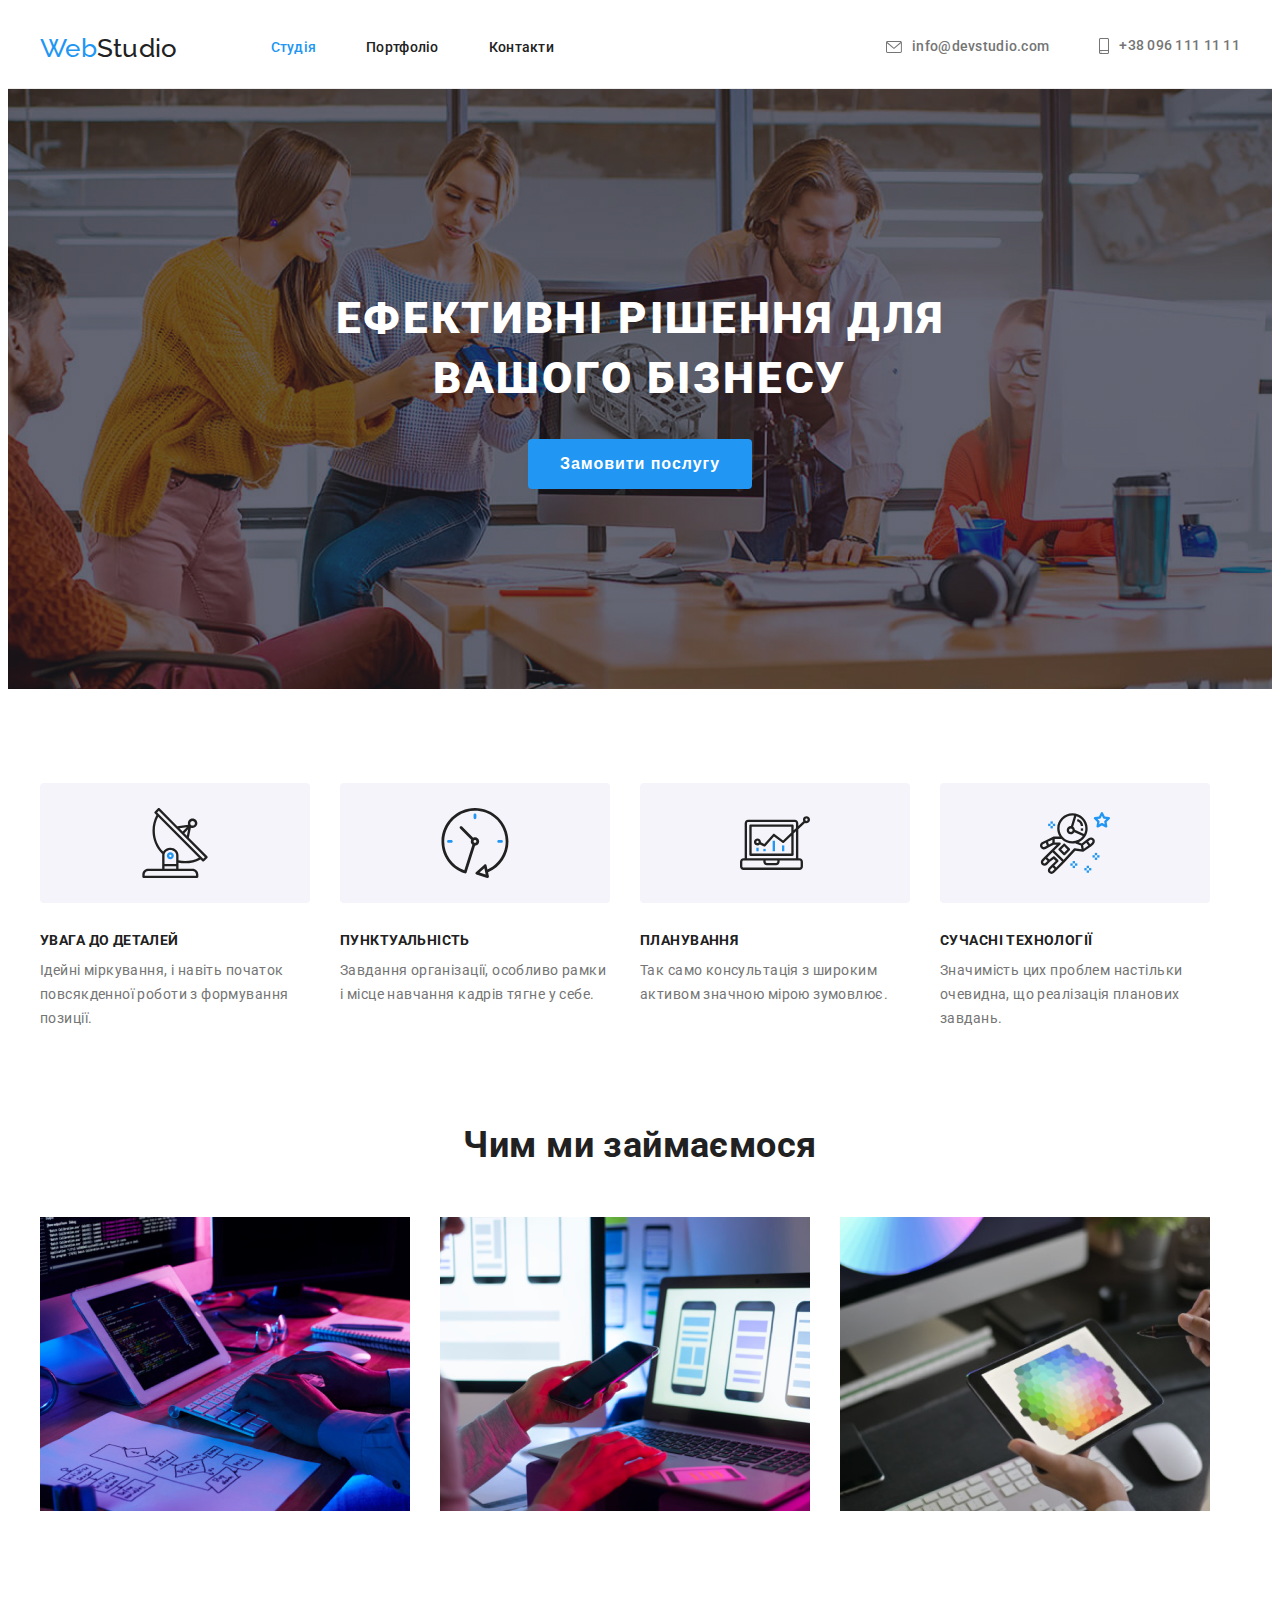
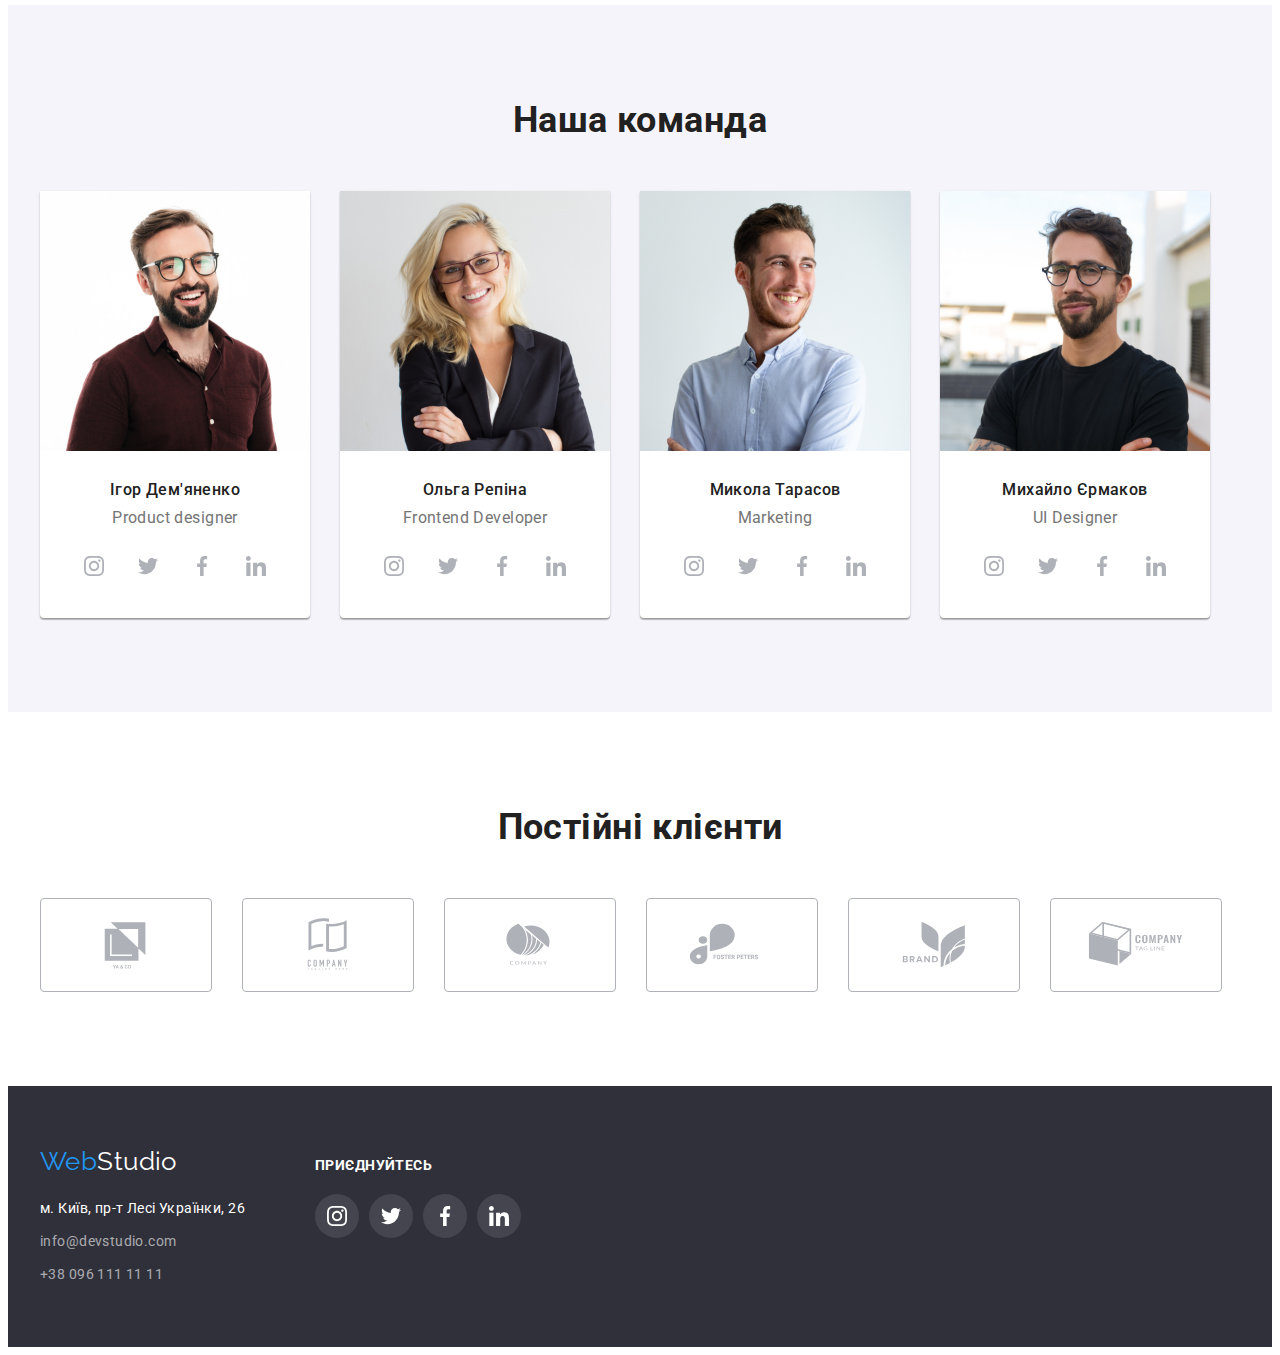
<file: index.html>
<!DOCTYPE html>
<html lang="uk">

<head>
  <meta charset="UTF-8" />
  <meta http-equiv="X-UA-Compatible" content="IE=edge" />
  <meta name="viewport" content="width=device-width, initial-scale=1.0" />
  <title>Студія</title>
  <!-- шрифти -->
  <link rel="preconnect" href="https://fonts.googleapis.com" />
  <link rel="preconnect" href="https://fonts.gstatic.com" crossorigin />
  <link href="https://fonts.googleapis.com/css2?family=Raleway:wght@700&family=Roboto:wght@400;500;700;900&display=swap"
    rel="stylesheet" />
  <!-- Нормалайз -->
  <link rel="stylesheet" href="https://cdnjs.cloudflare.com/ajax/libs/modern-normalize/1.1.0/modern-normalize.min.css"
    integrity="sha512-wpPYUAdjBVSE4KJnH1VR1HeZfpl1ub8YT/NKx4PuQ5NmX2tKuGu6U/JRp5y+Y8XG2tV+wKQpNHVUX03MfMFn9Q=="
    crossorigin="anonymous" referrerpolicy="no-referrer">

  <!-- стилі -->
  <link rel="stylesheet" href="./css/styles.css" />
</head>

<body>
  <!--хедер-->
  <header class="page-header">
    <div class="container">
      <nav class="nav">
        <a class="link logo" href="./index.html"><span class="accent-logo">Web</span>Studio</a>

        <ul class="list nav-list">
          <li class="item"><a class="link nav-link current" href="./index.html">Студія</a></li>
          <li class="item"><a class="link nav-link" href="./portfolio.html">Портфоліо</a></li>
          <li class="item"><a class="link nav-link" href="#contacts">Контакти</a></li>
        </ul>
      </nav>

      <ul class="contacts-header list">
        <li class="item">
          <a class="link" href="mailto:info@devstudio.com">
            <svg class="header-icon" width="16" height="12">
              <use href="./images/icons.svg#icon-envelope"></use>
            </svg>
            info@devstudio.com</a>
        </li>
        <li class="item"><a class="link" href="tel:+380961111111">
            <svg class="header-icon" width="10" height="16">
              <use href="./images/icons.svg#icon-smartphone"></use>
            </svg>
            +38 096 111 11 11</a></li>
      </ul>
    </div>
  </header>

  <!--Унікальний контент сторінки-->
  <main>
    <!--Герой-->
    <section class="section hero">
      <div class="container">
        <h1 class="main-title">Ефективні рішення для вашого бізнесу</h1>
        <button class="btn hero-btn" type="button">Замовити послугу</button>
      </div>
    </section>

    <!--Переваги компанії-->
    <section class="section features">
      <div class="container">
        <!--Початок прихованого заголовку -->
        <h2 class="visually-hidden">Переваги компанії</h2>
        <!-- Кінець прихованого заголовку -->

        <ul class="list features-list">
          <li class="item features-item">
            <div class="features-icon-block">
              <svg class="features-icon" width="70" height="70px">
                <use href="./images/icons.svg#icon-antenna"></use>
              </svg>
            </div>
            <h3 class="features-title">УВАГА ДО ДЕТАЛЕЙ</h3>
            <p class="features-description">
              Ідейні міркування, і навіть початок повсякденної роботи з формування позиції.
            </p>
          </li>

          <li class="item features-item">
            <div class="features-icon-block">
              <svg class="features-icon" width="70" height="70px">
                <use href="./images/icons.svg#icon-clock"></use>
              </svg>
            </div>
            <h3 class="features-title">ПУНКТУАЛЬНІСТЬ</h3>
            <p class="features-description">
              Завдання організації, особливо рамки і місце навчання кадрів тягне у себе.
            </p>
          </li>

          <li class="item features-item">
            <div class="features-icon-block">
              <svg class="features-icon" width="70" height="70px">
                <use href="./images/icons.svg#icon-diagram"></use>
              </svg>
            </div>
            <h3 class="features-title">ПЛАНУВАННЯ</h3>
            <p class="features-description">
              Так само консультація з широким активом значною мірою зумовлює.
            </p>
          </li>

          <li class="item features-item">
            <div class="features-icon-block">
              <svg class="features-icon" width="70" height="70px">
                <use href="./images/icons.svg#icon-astronaut"></use>
              </svg>
            </div>
            <h3 class="features-title">СУЧАСНІ ТЕХНОЛОГІЇ</h3>
            <p class="features-description">
              Значимість цих проблем настільки очевидна, що реалізація планових завдань.
            </p>
          </li>
        </ul>
      </div>
    </section>

    <!--Чим ми займаємося-->
    <section class="section activity">
      <div class="container">
        <h2 class="section-title">Чим ми займаємося</h2>

        <ul class="list activity-list">
          <li class="item activity-item">
            <img class="img" src="./images/work/programming.jpg" alt="Розробка сайтів" width="370" height="294" />
          </li>
          <li class="item activity-item">
            <img class="img" src="./images/work/adaptation.jpg" alt="Адаптація сайтів під гаджети" width="370"
              height="294" />
          </li>
          <li class="item activity-item">
            <img class="img" src="./images/work/stylisation.jpg" alt="Стилізація сайтів" width="370" height="294" />
          </li>
        </ul>
      </div>
    </section>

    <!--Команда-->
    <section class="section team">
      <div class="container">
        <h2 class="section-title">Наша команда</h2>

        <ul class="list team-list">
          <li class="item team-item">
            <img class="img" src="./images/team/product-designer.jpg" alt="Ігор Дем'яненко - Product designer"
              width="270" height="260" />
            <div class="team-item-content">
              <h3 class="team-name">Ігор Дем'яненко</h3>
              <p class="team-position">Product designer</p>

              <ul class="list socials-list">
                <li class="item socials-list-item">
                  <a class="link" href="https://www.instagram.com/" target="_blank" rel="noopener noreferrer">
                    <svg class="socials-icon" width="20" height="20">
                      <use href="./images/icons.svg#icon-instagram"></use>
                    </svg>
                  </a>
                </li>
                <li class="item socials-list-item">
                  <a class="link" href="https://www.twitter.com/" target="_blank" rel="noopener noreferrer">
                    <svg class="socials-icon" width="20" height="20">
                      <use href="./images/icons.svg#icon-twitter"></use>
                    </svg>
                  </a>
                </li>
                <li class="item socials-list-item">
                  <a class="link" href="https://www.facebook.com/" target="_blank" rel="noopener noreferrer">
                    <svg class="socials-icon" width="20" height="20">
                      <use href="./images/icons.svg#icon-facebook"></use>
                    </svg>
                  </a>
                </li>
                <li class="item socials-list-item">
                  <a class="link" href="https://www.linkedin.com/" target="_blank" rel="noopener noreferrer">
                    <svg class="socials-icon" width="20" height="20">
                      <use href="./images/icons.svg#icon-linkedin"></use>
                    </svg>
                  </a>
                </li>
              </ul>

            </div>
          </li>
          <li class="item team-item">
            <img class="img" src="./images/team/frontend.jpg" alt="Ольга Репіна" width="270" height="260" />
            <div class="team-item-content">
              <h3 class="team-name">Ольга Репіна</h3>
              <p class="team-position">Frontend Developer</p>

              <ul class="list socials-list">
                <li class="item socials-list-item">
                  <a class="link" href="https://www.instagram.com/" target="_blank" rel="noopener noreferrer">
                    <svg class="socials-icon" width="20" height="20">
                      <use href="./images/icons.svg#icon-instagram"></use>
                    </svg>
                  </a>
                </li>
                <li class="item socials-list-item">
                  <a class="link" href="https://www.twitter.com/" target="_blank" rel="noopener noreferrer">
                    <svg class="socials-icon" width="20" height="20">
                      <use href="./images/icons.svg#icon-twitter"></use>
                    </svg>
                  </a>
                </li>
                <li class="item socials-list-item">
                  <a class="link" href="https://www.facebook.com/" target="_blank" rel="noopener noreferrer">
                    <svg class="socials-icon" width="20" height="20">
                      <use href="./images/icons.svg#icon-facebook"></use>
                    </svg>
                  </a>
                </li>
                <li class="item socials-list-item">
                  <a class="link" href="https://www.linkedin.com/" target="_blank" rel="noopener noreferrer">
                    <svg class="socials-icon" width="20" height="20">
                      <use href="./images/icons.svg#icon-linkedin"></use>
                    </svg>
                  </a>
                </li>
              </ul>

            </div>
          </li>
          <li class="item team-item">
            <img class="img" src="./images/team/marketing.jpg" alt="Микола Тарасов" width="270" height="260" />
            <div class="team-item-content">
              <h3 class="team-name">Микола Тарасов</h3>
              <p class="team-position">Marketing</p>
              <ul class="list socials-list">
                <li class="item socials-list-item">
                  <a class="link" href="https://www.instagram.com/" target="_blank" rel="noopener noreferrer">
                    <svg class="socials-icon" width="20" height="20">
                      <use href="./images/icons.svg#icon-instagram"></use>
                    </svg>
                  </a>
                </li>
                <li class="item socials-list-item">
                  <a class="link" href="https://www.twitter.com/" target="_blank" rel="noopener noreferrer">
                    <svg class="socials-icon" width="20" height="20">
                      <use href="./images/icons.svg#icon-twitter"></use>
                    </svg>
                  </a>
                </li>
                <li class="item socials-list-item">
                  <a class="link" href="https://www.facebook.com/" target="_blank" rel="noopener noreferrer">
                    <svg class="socials-icon" width="20" height="20">
                      <use href="./images/icons.svg#icon-facebook"></use>
                    </svg>
                  </a>
                </li>
                <li class="item socials-list-item">
                  <a class="link" href="https://www.linkedin.com/" target="_blank" rel="noopener noreferrer">
                    <svg class="socials-icon" width="20" height="20">
                      <use href="./images/icons.svg#icon-linkedin"></use>
                    </svg>
                  </a>
                </li>
              </ul>
            </div>
          </li>
          <li class="item team-item">
            <img class="img" src="./images/team/ui-designer.jpg" alt="Михайло Єрмаков" width="270" height="260" />
            <div class="team-item-content">
              <h3 class="team-name">Михайло Єрмаков</h3>
              <p class="team-position">UI Designer</p>
              <ul class="list socials-list">
                <li class="item socials-list-item">
                  <a class="link" href="https://www.instagram.com/" target="_blank" rel="noopener noreferrer">
                    <svg class="socials-icon" width="20" height="20">
                      <use href="./images/icons.svg#icon-instagram"></use>
                    </svg>
                  </a>
                </li>
                <li class="item socials-list-item">
                  <a class="link" href="https://www.twitter.com/" target="_blank" rel="noopener noreferrer">
                    <svg class="socials-icon" width="20" height="20">
                      <use href="./images/icons.svg#icon-twitter"></use>
                    </svg>
                  </a>
                </li>
                <li class="item socials-list-item">
                  <a class="link" href="https://www.facebook.com/" target="_blank" rel="noopener noreferrer">
                    <svg class="socials-icon" width="20" height="20">
                      <use href="./images/icons.svg#icon-facebook"></use>
                    </svg>
                  </a>
                </li>
                <li class="item socials-list-item">
                  <a class="link" href="https://www.linkedin.com/" target="_blank" rel="noopener noreferrer">
                    <svg class="socials-icon" width="20" height="20">
                      <use href="./images/icons.svg#icon-linkedin"></use>
                    </svg>
                  </a>
                </li>
              </ul>
            </div>
          </li>
        </ul>
      </div>
    </section>

    <!-- Клієнти -->

    <section class="section clients">
      <div class="container">

        <h2 class="section-title">Постійні клієнти</h2>
        <ul class="list clients-list">

          <li class="item clients-item">
            <a class="link" href="" target="_blank" rel="noopener noreferrer">
              <svg class="clients-icon" width="106" height="60">
                <use href="./images/icons.svg#icon-client-1"></use>
              </svg>
            </a>
          </li>

          <li class="item clients-item">
            <a class="link" href="" target="_blank" rel="noopener noreferrer">
              <svg class="clients-icon" width="106" height="60">
                <use href="./images/icons.svg#icon-client-2"></use>
              </svg>
            </a>
          </li>

          <li class="item clients-item">
            <a class="link" href="" target="_blank" rel="noopener noreferrer">
              <svg class="clients-icon" width="106" height="60">
                <use href="./images/icons.svg#icon-client-3"></use>
              </svg>
            </a>
          </li>

          <li class="item clients-item">
            <a class="link" href="" target="_blank" rel="noopener noreferrer">
              <svg class="clients-icon" width="106" height="60">
                <use href="./images/icons.svg#icon-client-4"></use>
              </svg>
            </a>
          </li>

          <li class="item clients-item">
            <a class="link" href="" target="_blank" rel="noopener noreferrer">
              <svg class="clients-icon" width="106" height="60">
                <use href="./images/icons.svg#icon-client-5"></use>
              </svg>
            </a>
          </li>

          <li class="item clients-item">
            <a class="link" href="" target="_blank" rel="noopener noreferrer">
              <svg class="clients-icon" width="106" height="60">
                <use href="./images/icons.svg#icon-client-6"></use>
              </svg>
            </a>
          </li>

        </ul>

      </div>
    </section>
  </main>

  <!--Футер-->
  <footer class="page-footer">
    <div class="container">
      <div class="footer-box-address">
        <a class="link logo" href="./index.html"><span class="accent-logo">Web</span><span
            class="footer-logo">Studio</span></a>

        <address id="contacts" class="address-footer">
          <ul class="list">
            <li class="item"><a class="link address-map" target="_blank" rel="norefferer nofollow"
                href="https://goo.gl/maps/ebckDGz18cMJigHJ8">м. Київ, пр-т
                Лесі Українки, 26</a></li>
            <li class="item"><a class="link address-email" href="mailto:info@devstudio.com">info@devstudio.com</a></li>
            <li class="item"><a class="link address-tel" href="tel:+380961111111">+38 096 111 11 11</a></li>
          </ul>
        </address>
      </div>

      <div class="footer-box-links">
        <p class="join">Приєднуйтесь</p>
        <ul class="list">
          <li class="item">
            <a class="link" href="https://www.instagram.com/" target="_blank" rel="noopener noreferrer">
              <svg class="icon" width="20" height="20">
                <use href="./images/icons.svg#icon-instagram"></use>
              </svg>
            </a>
          </li>
          <li class="item">
            <a class="link" href="https://twitter.com/" target="_blank" rel="noopener noreferrer"><svg class="icon"
                width="20" height="20">
                <use href="./images/icons.svg#icon-twitter"></use>
              </svg>
            </a>
          </li>
          <li class="item">
            <a class="link" href="https://www.facebook.com/" target="_blank" rel="noopener noreferrer"><svg class="icon"
                width="20" height="20">
                <use href="./images/icons.svg#icon-facebook"></use>
              </svg>
            </a>
          </li>
          <li class="item">
            <a class="link" href="https://www.linkedin.com/" target="_blank" rel="noopener noreferrer"><svg class="icon"
                width="20" height="20">
                <use href="./images/icons.svg#icon-linkedin"></use>
              </svg></a>
          </li>
        </ul>
      </div>
    </div>

  </footer>
</body>

</html>
</file>
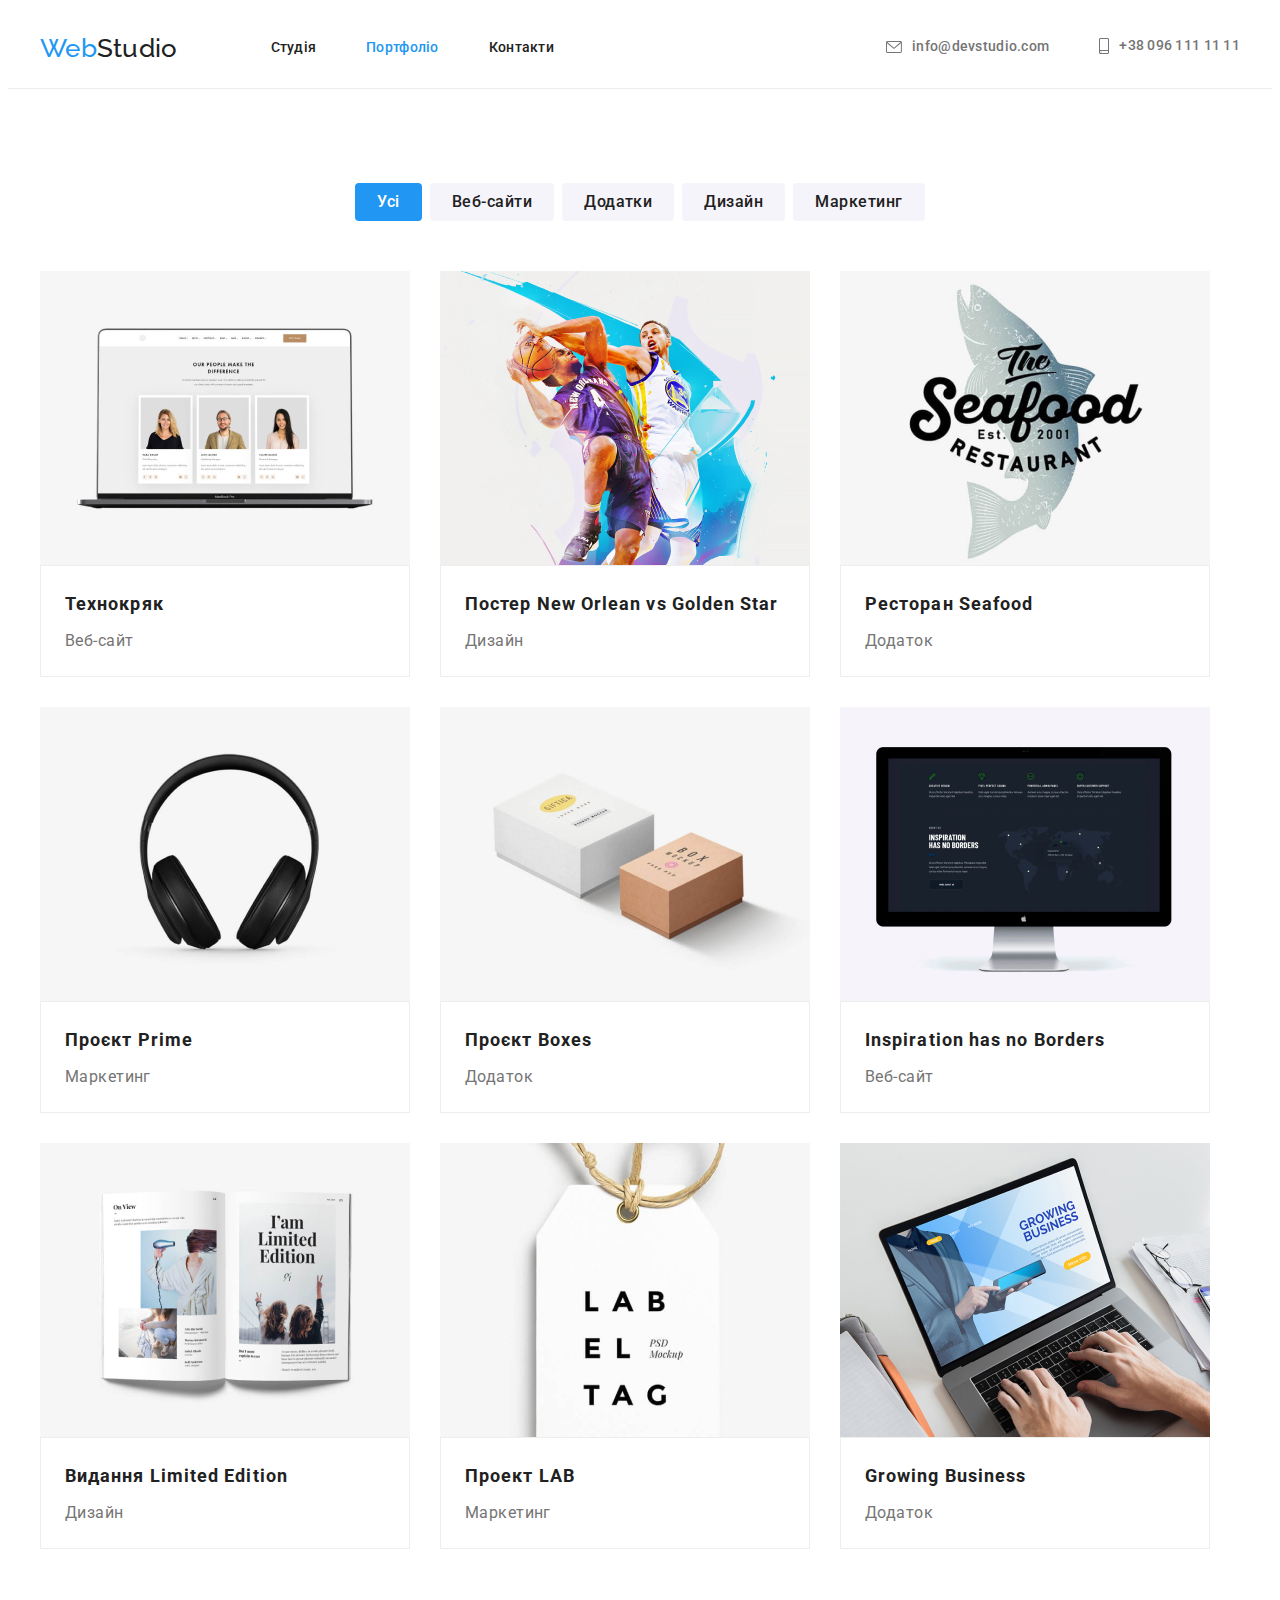
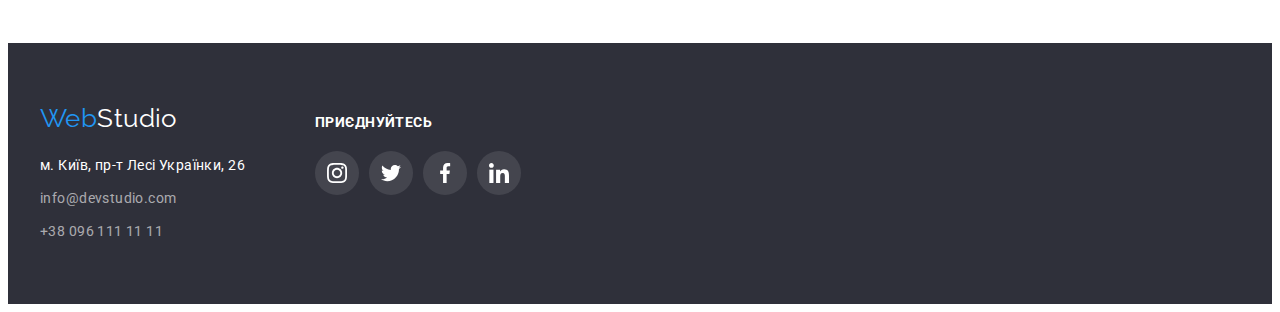
<file: portfolio.html>
<!DOCTYPE html>
<html lang="uk">

<head>
  <meta charset="UTF-8" />
  <meta http-equiv="X-UA-Compatible" content="IE=edge" />
  <meta name="viewport" content="width=device-width, initial-scale=1.0" />
  <title>Портфоліо</title>
  <!-- шрифти -->
  <link rel="preconnect" href="https://fonts.googleapis.com" />
  <link rel="preconnect" href="https://fonts.gstatic.com" crossorigin />
  <link href="https://fonts.googleapis.com/css2?family=Raleway:wght@700&family=Roboto:wght@400;500;700;900&display=swap"
    rel="stylesheet" />
  <!-- Нормалайз -->
  <link rel="stylesheet" href="https://cdnjs.cloudflare.com/ajax/libs/modern-normalize/1.1.0/modern-normalize.min.css"
    integrity="sha512-wpPYUAdjBVSE4KJnH1VR1HeZfpl1ub8YT/NKx4PuQ5NmX2tKuGu6U/JRp5y+Y8XG2tV+wKQpNHVUX03MfMFn9Q=="
    crossorigin="anonymous" referrerpolicy="no-referrer" />
  <!-- стилі -->
  <link rel="stylesheet" href="./css/styles.css" />
</head>

<body>
  <!--хедер-->
  <header class="page-header">
    <div class="container">
      <nav class="nav">
        <a class="link logo" href="./index.html"><span class="accent-logo">Web</span>Studio</a>

        <ul class="list nav-list">
          <li class="item"><a class="link nav-link" href="./index.html">Студія</a></li>
          <li class="item"><a class="link nav-link current" href="./portfolio.html">Портфоліо</a></li>
          <li class="item"><a class="link nav-link" href="#contacts">Контакти</a></li>
        </ul>
      </nav>

      <ul class="contacts-header list">
        <li class="item">
          <a class="link" href="mailto:info@devstudio.com">
            <svg class="header-icon" width="16" height="12">
              <use href="./images/icons.svg#icon-envelope"></use>
            </svg>
            info@devstudio.com</a>
        </li>
        <li class="item"><a class="link" href="tel:+380961111111">
            <svg class="header-icon" width="10" height="16">
              <use href="./images/icons.svg#icon-smartphone"></use>
            </svg>
            +38 096 111 11 11</a></li>
      </ul>
    </div>
  </header>


  <!--Унікальний контент сторінки-->
  <main>

    <section class="section portfolio">
      <!-- прихований головний заголовок -->
      <h1 class="visually-hidden">Портфоліо</h1>

      <div class="container">
        <!--фільтр-->
        <ul class="portfolio-filter list">
          <li class="item"><button type="button" class="btn portfolio-btn active">Усі</button></li>
          <li class="item"><button type="button" class="btn portfolio-btn">Веб-сайти</button></li>
          <li class="item"><button type="button" class="btn portfolio-btn">Додатки</button></li>
          <li class="item"><button type="button" class="btn portfolio-btn">Дизайн</button></li>
          <li class="item"><button type="button" class="btn portfolio-btn">Маркетинг</button></li>
        </ul>

        <!--Проєкти-->
        <ul class="project list">
          <li class="item project-item">
            <a href="" class="link">
              <img class="img" src="./images/projects/project1.jpg" alt="веб-сайт на ноутбуці" width="370"
                height="294" />
              <div class="project-content">
                <h2 class="project-name">Технокряк</h2>
                <p class="project-type">Веб-сайт</p>
              </div>
            </a>
          </li>
          <li class="item project-item">
            <a href="" class="link"><img class="img" src="./images/projects/project2.jpg" alt="постер баскетболістів"
                width="370" height="294" />
              <div class="project-content">
                <h2 class="project-name">Постер New Orlean vs Golden Star</h2>
                <p class="project-type">Дизайн</p>
              </div>
            </a>
          </li>
          <li class="item project-item">
            <a href="" class="link"><img class="img" src="./images/projects/project3.jpg" alt="лого ресторану"
                width="370" height="294" />
              <div class="project-content">
                <h2 class="project-name">Ресторан Seafood</h2>
                <p class="project-type">Додаток</p>
              </div>
            </a>
          </li>
          <li class="item project-item">
            <a href="" class="link"><img class="img" src="./images/projects/project4.jpg" alt="навушники" width="370"
                height="294" />
              <div class="project-content">
                <h2 class="project-name">Проєкт Prime</h2>
                <p class="project-type">Маркетинг</p>
              </div>
            </a>
          </li>
          <li class="item project-item">
            <a href="" class="link"><img class="img" src="./images/projects/project5.jpg" alt="коробки" width="370"
                height="294" />
              <div class="project-content">
                <h2 class="project-name">Проєкт Boxes</h2>
                <p class="project-type">Додаток</p>
              </div>
            </a>
          </li>
          <li class="item project-item">
            <a href="" class="link"><img class="img" src="./images/projects/project6.jpg" alt="веб-сайт на моніторі"
                width="370" height="294" />
              <div class="project-content">
                <h2 class="project-name">Inspiration has no Borders</h2>
                <p class="project-type">Веб-сайт</p>
              </div>
            </a>
          </li>
          <li class="item project-item">
            <a href="" class="link"><img class="img" src="./images/projects/project7.jpg" alt="журнал" width="370"
                height="294" />
              <div class="project-content">
                <h2 class="project-name">Видання Limited Edition</h2>
                <p class="project-type">Дизайн</p>
              </div>
            </a>
          </li>
          <li class="item project-item">
            <a href="" class="link"><img class="img" src="./images/projects/project8.jpg" alt="бірка" width="370"
                height="294" />
              <div class="project-content">
                <h2 class="project-name">Проект LAB</h2>
                <p class="project-type">Маркетинг</p>
              </div>
            </a>
          </li>
          <li class="item project-item">
            <a href="" class="link"><img class="img" src="./images/projects/project9.jpg" alt="робота за ноутбуком"
                width="370" height="294" />
              <div class="project-content">
                <h2 class="project-name">Growing Business</h2>
                <p class="project-type">Додаток</p>
              </div>
            </a>
          </li>
        </ul>
      </div>
    </section>
  </main>

  <!--Футер-->
  <footer class="page-footer">
    <div class="container">
      <div class="footer-box-address">
        <a class="link logo" href="./index.html"><span class="accent-logo">Web</span><span
            class="footer-logo">Studio</span></a>

        <address id="contacts" class="address-footer">
          <ul class="list">
            <li class="item"><a class="link address-map" target="_blank" rel="norefferer nofollow"
                href="https://goo.gl/maps/ebckDGz18cMJigHJ8">м. Київ, пр-т
                Лесі Українки, 26</a></li>
            <li class="item"><a class="link address-email" href="mailto:info@devstudio.com">info@devstudio.com</a></li>
            <li class="item"><a class="link address-tel" href="tel:+380961111111">+38 096 111 11 11</a></li>
          </ul>
        </address>
      </div>

      <div class="footer-box-links">
        <p class="join">Приєднуйтесь</p>
        <ul class="list">
          <li class="item">
            <a class="link" href="https://www.instagram.com/" target="_blank" rel="noopener noreferrer">
              <svg class="icon" width="20" height="20">
                <use href="./images/icons.svg#icon-instagram"></use>
              </svg>
            </a>
          </li>
          <li class="item">
            <a class="link" href="https://twitter.com/" target="_blank" rel="noopener noreferrer"><svg class="icon"
                width="20" height="20">
                <use href="./images/icons.svg#icon-twitter"></use>
              </svg>
            </a>
          </li>
          <li class="item">
            <a class="link" href="https://www.facebook.com/" target="_blank" rel="noopener noreferrer"><svg class="icon"
                width="20" height="20">
                <use href="./images/icons.svg#icon-facebook"></use>
              </svg>
            </a>
          </li>
          <li class="item">
            <a class="link" href="https://www.linkedin.com/" target="_blank" rel="noopener noreferrer"><svg class="icon"
                width="20" height="20">
                <use href="./images/icons.svg#icon-linkedin"></use>
              </svg></a>
          </li>
        </ul>
      </div>
    </div>

  </footer>
</body>

</html>
</file>
<file: css/styles.css>
:root {
    /* Fonts */
    --main-font: Roboto, sans-serif;
    --secondary-font: Raleway, sans-serif;

    /* Text colors */
    --primary-text-color: #212121;
    --secondary-text-color: #757575;
    --accent-color: #2196F3;
    --primary-white-color: #FFFFFF;
    --white-color-90: #FFFFFF99;
    --icons-color: #AFB1B8;


    /* Background colors */
    --section-background-color: #F5F4FA;
    --page-header-border-color: #ECECEC;
    --dark-background-color: #2F303A;
    --hero-btn-hover-color: #188CE8;


    /* Others */
    --border-radius: 4px;
}

body {
    font-family: var(--main-font);
    font-size: 14px;
    letter-spacing: 0.03em;
    color: var(--primary-text-color);
}

h1,
h2,
h3,
h4,
h5,
h6,
p,
ul {
    padding: 0;
    margin: 0;
}

.visually-hidden {
    position: absolute;
    width: 1px;
    height: 1px;
    margin: -1px;
    border: 0;
    padding: 0;

    white-space: nowrap;
    clip-path: inset(100%);
    clip: rect(0 0 0 0);
    overflow: hidden;
}

.section {
    padding-top: 94px;
    padding-bottom: 94px;

    /* outline: 2px solid yellow; */
}

.container {
    margin-left: auto;
    margin-right: auto;
    width: 1200px;
    padding-left: 15px;
    padding-right: 15px;

    /* outline: 2px solid tomato; */
}

.list {
    list-style-type: none;
}

.link {
    text-decoration: none;
    color: inherit;
    display: block;
}

.img {
    display: block;
}

.section-title {
    font-weight: 700;
    font-size: 36px;
    line-height: 1.17;
    text-align: center;
    margin-bottom: 50px;
}

/* Хедер */

.page-header {
    border-bottom: 1px solid var(--page-header-border-color);
}

.page-header .container {
    display: flex;
}

/* logo */
.logo {
    font-family: var(--secondary-font);
    font-size: 26px;
    line-height: 1.19;
}

.page-header .logo {
    margin-right: 93px;
    /* padding-top: 24px;
    padding-bottom: 25px; */
}

.accent-logo {
    color: var(--accent-color);
}

/* site nav */
.nav {
    display: flex;
    align-items: center;

    font-weight: 500;
    line-height: 1.14;
    letter-spacing: 0.02em;
    text-align: left;
}

.nav-list {
    display: flex;
    letter-spacing: 0.02em;
    gap: 50px;
}

.nav-link {
    padding-top: 32px;
    padding-bottom: 32px;
}

/* .nav-list .item:not(:last-child) {
    margin-right: 50px;
} */

.nav-link.current {
    color: var(--accent-color)
}

.nav-link:hover,
.nav-link:focus {
    color: var(--accent-color);
}

/* контакти */
.contacts-header {
    display: flex;
    margin-left: auto;
    align-items: center;
    gap: 50px;

    font-weight: 500;
    line-height: 1.14;
    letter-spacing: 0.02em;
}

/* .contacts-header .item:not(:last-child) {
    margin-right: 50px;
} */

.contacts-header .link {
    display: inline-flex;
    align-items: center;
    color: var(--secondary-text-color);
}

.header-icon {
    margin-right: 10px;
    fill: currentColor;
}


.contacts-header .link:hover,
.contacts-header .link:focus {
    color: var(--accent-color);
}

.header-icon:hover,
.header-icon:focus {
    fill: currentColor;
}


/**
  |============================
  | Герой
  |============================
*/


.hero {
    padding-top: 200px;
    padding-bottom: 200px;
    background-color: var(--dark-background-color);
    text-align: center;

    background-image:
        linear-gradient(rgba(47, 48, 58, 0.4), rgba(47, 48, 58, 0.4)),
        url(../images/hero/hero-bg.jpg);
    background-repeat: no-repeat;
    background-position: center;
    background-size: cover;
    margin-left: auto;
    margin-right: auto;
    max-width: 1600px;
}

.main-title {
    width: 696px;

    font-weight: 900;
    font-size: 44px;
    line-height: 1.36;
    text-align: center;
    letter-spacing: 0.06em;
    text-transform: uppercase;
    color: var(--primary-white-color);
    margin-bottom: 30px;
    margin-left: auto;
    margin-right: auto;
}

/* кнопка */

.btn {
    text-align: center;
    border-radius: var(--border-radius);
    border: 0;
    min-height: 32px;
}

.hero-btn {
    justify-content: center;

    cursor: pointer;
    color: var(--primary-white-color);
    background-color: var(--accent-color);

    font-size: 16px;
    font-weight: 700;
    line-height: 1.88;
    letter-spacing: 0.06em;
    padding: 10px 32px;
    min-height: 50px;
}

.hero-btn:hover,
.hero-btn:focus {
    cursor: pointer;
    background-color: var(--hero-btn-hover-color);
}

/**
  |============================
  | Переваги
  |============================
*/

.features {
    padding-bottom: 0;
}

.features-list {
    display: flex;
    gap: 30px;
}

.features-item {
    width: 270px;

}

.features-icon-block {
    display: inline-flex;
    align-items: center;
    justify-content: center;

    width: 270px;
    border-radius: 4px;
    margin-bottom: 30px;
    background-color: var(--section-background-color);
}

.features-icon {
    margin-top: 25px;
    margin-bottom: 25px;
}

.section-title {
    font-weight: 700;
    font-size: 36px;
    line-height: 1.17;
    text-align: center;
    margin-bottom: 50px;
}

.features-title {
    line-height: 1.14;
    text-transform: uppercase;
    margin-bottom: 10px;
    font-size: 14px;
}

.features-description {
    color: var(--secondary-text-color);
    line-height: 1.71;
}


/* Чим ми займаємось */

.activity-list {
    display: flex;
    /* justify-content: space-between; */
    gap: 30px;
}

/* .activity-item {
    margin-right: 30px;
}

.activity-item:last-child {
    margin-right: 0px;
} */

/* Команда */

.section.team {
    background-color: var(--section-background-color);
}

.team-list {
    display: flex;
    /* justify-content: space-between; */
    gap: 30px;
}

.team-item {
    /* margin-right: 30px; */
    background-color: var(--primary-white-color);

    box-shadow: 0px 1px 3px rgba(0, 0, 0, 0.12), 0px 1px 1px rgba(0, 0, 0, 0.14), 0px 2px 1px rgba(0, 0, 0, 0.2);
    border-radius: 0px 0px 4px 4px;
}

/* .team-item:last-child {
    margin-right: 0px;
} */

.team-item-content {
    padding-top: 30px;
    padding-bottom: 30px;
}

.team-name {
    font-weight: 500;
    line-height: 1.17;
    text-align: center;
    font-size: 16px;
    margin-bottom: 10px;
}

.team-position {
    color: var(--secondary-text-color);
    line-height: 1.17;
    text-align: center;
    font-size: 16px;
    margin-bottom: 16px;
}

.socials-list {
    display: flex;
    gap: 10px;
    justify-content: center;
}

.socials-list-item .link {
    display: inline-flex;
    width: 44px;
    height: 44px;
    justify-content: center;
    align-items: center;
}

.socials-icon {
    fill: var(--icons-color);
}

.socials-list-item .link:hover,
.socials-list-item .link:focus {
    border-radius: 50%;
    background-color: var(--accent-color);
}

.socials-list-item .link:hover .socials-icon,
.socials-list-item .link:focus .socials-icon {
    fill: var(--primary-white-color);
}

/**
  |============================
  | Clients
  |============================
*/

.clients-list {
    display: flex;
    gap: 30px;
}

.clients-item .link {
    display: flex;
    align-items: center;
    justify-content: center;

    border: 1px solid var(--icons-color);
    border-radius: var(--border-radius);
    width: 170px;
    height: 92px;
    fill: var(--icons-color);
}



.clients-item .link:hover,
.clients-item .link:focus {
    fill: var(--accent-color);
    border: 1px solid var(--accent-color);
}


/* Футер */
.page-footer {
    background-color: var(--dark-background-color);
    padding-top: 60px;
    padding-bottom: 60px;
}

.page-footer .logo {
    display: inline-block;
    margin-bottom: 20px;
}

.footer-logo {
    color: var(--primary-white-color);
}

.footer-box-address {

    margin-right: 70px;
}

.address-footer .item:not(:last-child) {
    margin-bottom: 9px;
}

.address-footer .address-map {
    font-style: normal;
    line-height: 1.71;
    color: var(--primary-white-color);
}

.address-email,
.address-tel {
    font-style: normal;
    line-height: 1.71;
    color: var(--white-color-90);
}


.address-email:focus,
.address-email:hover,
.address-tel:focus,
.address-tel:hover {
    color: var(--accent-color)
}


.page-footer .container {
    display: flex;
    align-items: baseline;
}

.join {
    font-weight: 700;
    line-height: 1.14;
    letter-spacing: 0.03em;
    text-transform: uppercase;

    color: var(--primary-white-color);

    margin-bottom: 20px;
}

.footer-box-links>.list {
    display: flex;
}


.footer-box-links .item:not(:last-child) {
    margin-right: 10px;
}

.footer-box-links .link {
    display: flex;
    align-items: center;
    justify-content: center;
    width: 44px;
    height: 44px;
    border-radius: 50%;
    background-color: rgba(255, 255, 255, 0.1);
}

.footer-box-links .icon {
    fill: var(--primary-white-color);
}

.footer-box-links .link:hover,
.footer-box-links .link:focus {
    background-color: var(--accent-color);
}


/**
  |============================
  | Портфоліо
  |============================
*/

/* Фільтр */

.portfolio-filter {
    display: flex;
    justify-content: center;
    margin-bottom: 50px;
    gap: 8px;
}


.portfolio-btn {
    cursor: pointer;
    color: var(--primary-text-color);
    background-color: var(--section-background-color);
    font-family: var(--main-font);
    font-weight: 500;
    line-height: 1.62;
    text-align: center;
    letter-spacing: 0.03em;
    font-size: 16px;

    padding: 6px 22px;
}

.btn.portfolio-btn.active {
    background-color: var(--accent-color);
    color: var(--primary-white-color);
}


.portfolio-btn:hover,
.portfolio-btn:focus {
    cursor: pointer;
    color: var(--primary-white-color);
    background-color: var(--accent-color);

    box-shadow: 0px 3px 1px rgba(0, 0, 0, 0.1), 0px 1px 2px rgba(0, 0, 0, 0.08), 0px 2px 2px rgba(0, 0, 0, 0.12);
}


/* портфоліо */
.project {
    display: flex;
    flex-wrap: wrap;

    gap: 30px;
}

.project-item .link:hover,
.project-item .link:focus {
    box-shadow: 0px 1px 1px rgba(0, 0, 0, 0.12), 0px 4px 4px rgba(0, 0, 0, 0.06), 1px 4px 6px rgba(0, 0, 0, 0.16);
}

.project-content {
    border: 1px solid #EEEEEE;
    background: var(--primary-white-color);
    padding: 20px 24px;
}

.project-name {
    font-size: 18px;
    line-height: 2;
    letter-spacing: 0.06em;
    color: var(--primary-text-color);
    margin-bottom: 4px;
}

.project-type {
    line-height: 1.88;
    font-size: 16px;
    color: var(--secondary-text-color);
}
</file>
